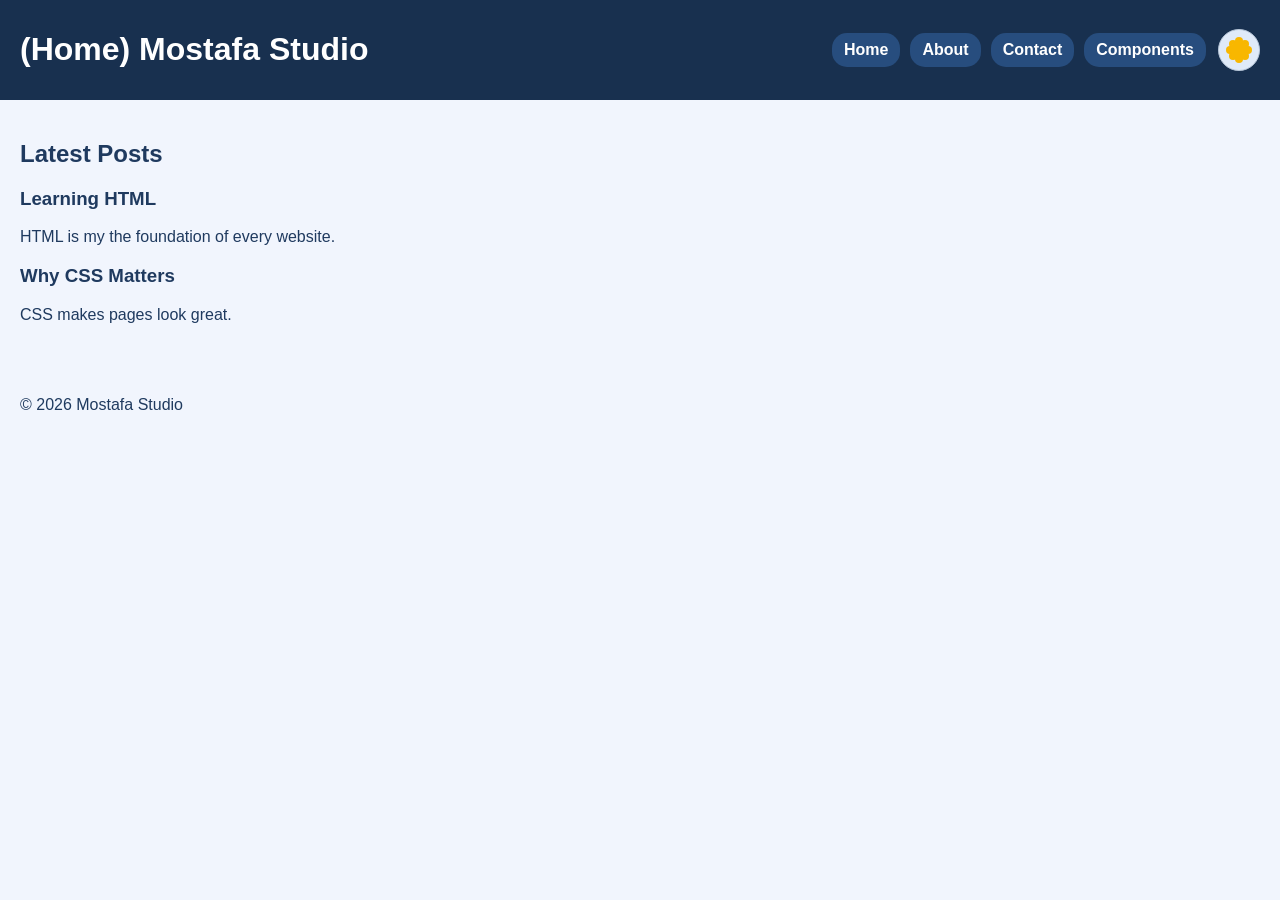
<file: index.html>
<!doctype html>
<html lang="en">
  <head>
    <meta charset="UTF-8" />
    <meta name="viewport" content="width=device-width, initial-scale=1.0" />
    <title>Mostafa Studio</title>
    <link rel="stylesheet" href="style.css" />
  </head>
  <body>
    <input class="theme-toggle-input" type="checkbox" id="theme-toggle" aria-label="Toggle dark mode" />
    <header class="header">
      <h1>(Home) Mostafa Studio</h1>
      <div class="header-controls">
        <nav class="links">
          <a href="index.html">Home</a>
          <a href="about.html">About</a>
          <a href="contact.html">Contact</a>
          <a href="component.html">Components</a>
        </nav>
        <label class="theme-toggle" for="theme-toggle" aria-label="Toggle dark mode">
          <span class="theme-toggle-icon" aria-hidden="true"></span>
        </label>
      </div>
    </header>
    <main>
      <section>
        <h2>Latest Posts</h2>
        <article>
          <h3>Learning HTML</h3>
          <p>HTML is my the foundation of every website.</p>
        </article>

        <article>
          <h3>Why CSS Matters</h3>
          <p>CSS makes pages look great.</p>
        </article>
      </section>
    </main>
    <footer>
      <p>&copy; 2026 Mostafa Studio</p>
    </footer>
  </body>
</html>
</file>
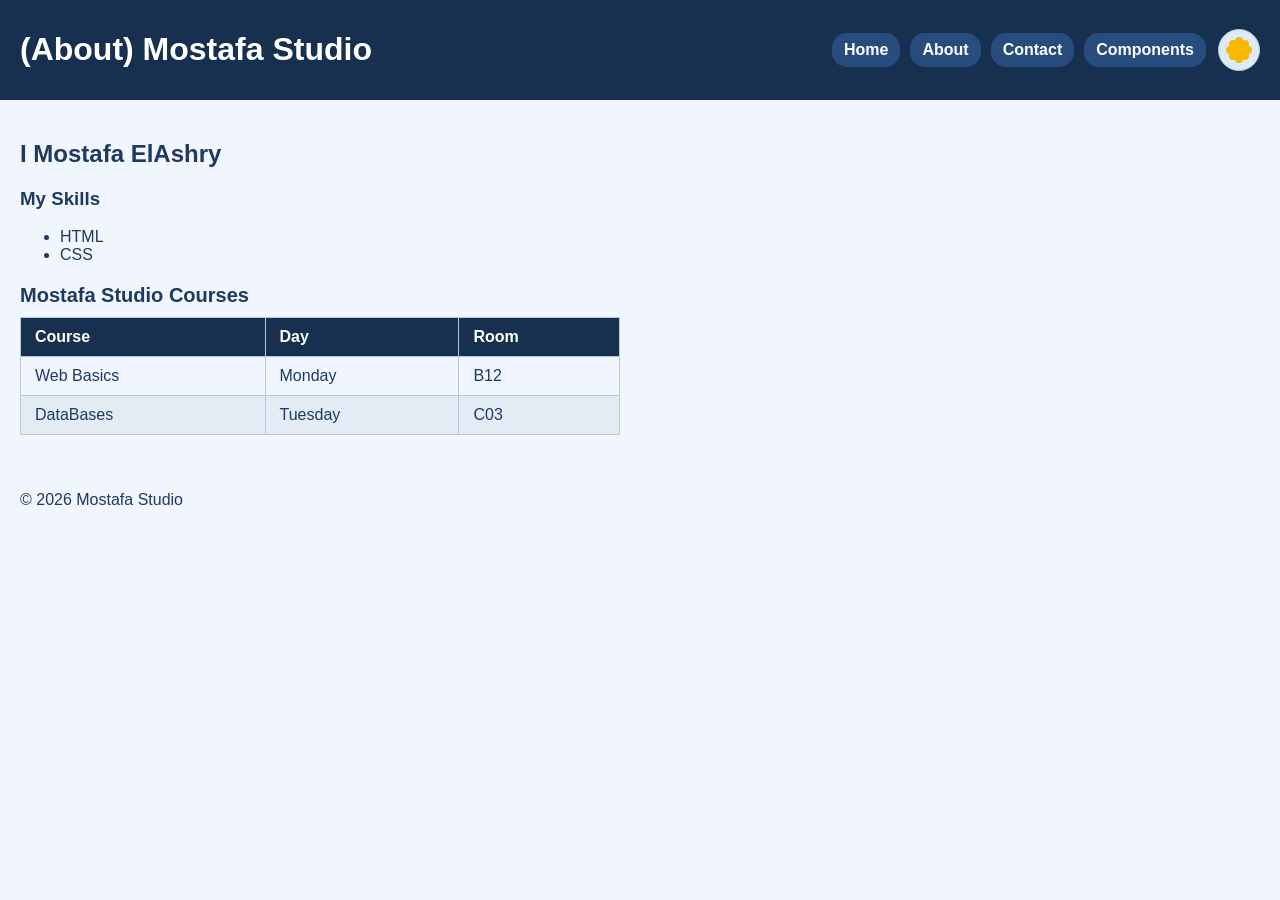
<file: about.html>
<!doctype html>
<html lang="en">
  <head>
    <meta charset="UTF-8" />
    <meta name="viewport" content="width=device-width, initial-scale=1.0" />
    <title>Mostafa Studio</title>
    <link rel="stylesheet" href="style.css"/>
  </head>
  <body>
    <input class="theme-toggle-input" type="checkbox" id="theme-toggle" aria-label="Toggle dark mode" />
    <header class="header">
      <h1>(About) Mostafa Studio</h1>
      <div class="header-controls">
        <nav class="links">
          <a href="index.html">Home</a>
          <a href="about.html">About</a>
          <a href="contact.html">Contact</a>
          <a href="component.html">Components</a>
        </nav>
        <label class="theme-toggle" for="theme-toggle" aria-label="Toggle dark mode">
          <span class="theme-toggle-icon" aria-hidden="true"></span>
        </label>
      </div>
    </header>
    <main>
      <h2>I Mostafa ElAshry</h2>
      <h3>My Skills</h3>
      <ul>
        <li>HTML</li>
        <li>CSS</li>
      </ul>
      <table class="table">
        <caption>Mostafa Studio Courses</caption>
        <thead>
          <tr>
            <th scope="col">Course</th>
            <th scope="col">Day</th>
            <th scope="col">Room</th>
          </tr>
        </thead>
        <tbody>
          <tr>
            <td>Web Basics</td>
            <td>Monday</td>
            <td>B12</td>
          </tr>
          <tr>
            <td>DataBases</td>
            <td>Tuesday</td>
            <td>C03</td>
          </tr>
        </tbody>
      </table>
    </main>
    <footer>
      <p>&copy; 2026 Mostafa Studio</p>
    </footer>
  </body>
</html>
</file>
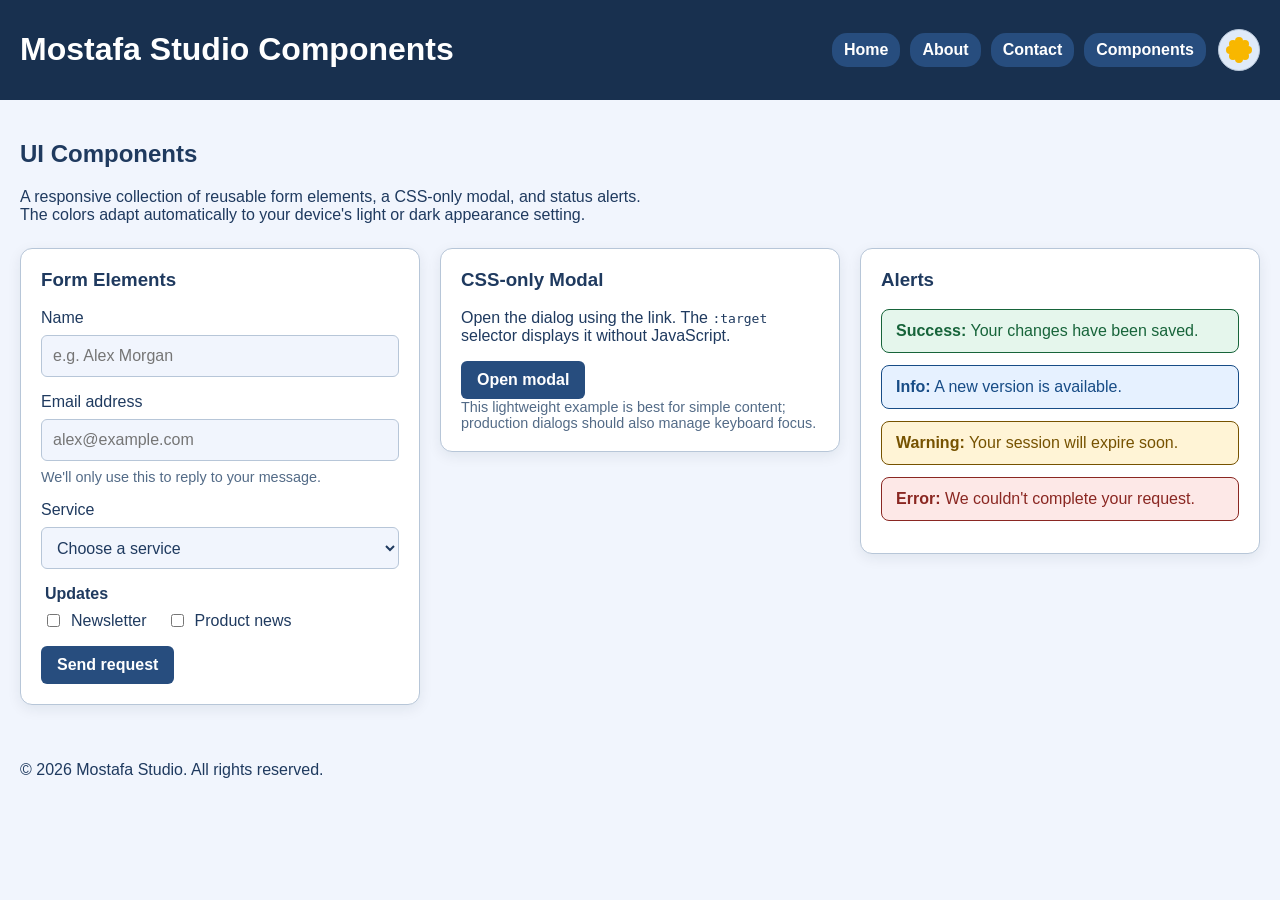
<file: component.html>
<!doctype html>
<html lang="en">
  <head>
    <meta charset="UTF-8" />
    <meta name="viewport" content="width=device-width, initial-scale=1.0" />
    <meta name="color-scheme" content="light dark" />
    <title>Components | Mostafa Studio</title>
    <link rel="stylesheet" href="style.css" />
  </head>
  <body>
    <input class="theme-toggle-input" type="checkbox" id="theme-toggle" aria-label="Toggle dark mode" />
    <header class="header">
      <h1>Mostafa Studio Components</h1>
      <div class="header-controls">
        <nav class="links" aria-label="Main navigation">
          <a href="index.html">Home</a>
          <a href="about.html">About</a>
          <a href="contact.html">Contact</a>
          <a href="component.html" aria-current="page">Components</a>
        </nav>
        <label class="theme-toggle" for="theme-toggle" aria-label="Toggle dark mode">
          <span class="theme-toggle-icon" aria-hidden="true"></span>
        </label>
      </div>
    </header>
    <main id="components">
      <h2>UI Components</h2>
      <p class="component-intro">
        A responsive collection of reusable form elements, a CSS-only modal, and
        status alerts. The colors adapt automatically to your device's light or
        dark appearance setting.
      </p>

      <div class="component-grid">
        <section class="component-card" aria-labelledby="forms-heading">
          <h3 id="forms-heading">Form Elements</h3>
          <form class="form-stack" action="#" method="get">
            <div class="form-field">
              <label for="demo-name">Name</label>
              <input
                id="demo-name"
                name="name"
                type="text"
                placeholder="e.g. Alex Morgan"
                autocomplete="name"
              />
            </div>

            <div class="form-field">
              <label for="demo-email">Email address</label>
              <input
                id="demo-email"
                name="email"
                type="email"
                placeholder="alex@example.com"
                autocomplete="email"
                aria-describedby="email-help"
              />
              <p class="form-help" id="email-help">
                We'll only use this to reply to your message.
              </p>
            </div>

            <div class="form-field">
              <label for="demo-service">Service</label>
              <select id="demo-service" name="service">
                <option value="">Choose a service</option>
                <option value="design">Web design</option>
                <option value="development">Development</option>
                <option value="support">Technical support</option>
              </select>
            </div>

            <fieldset class="choice-group">
              <legend>Updates</legend>
              <label class="choice">
                <input type="checkbox" name="updates" value="newsletter" />
                Newsletter
              </label>
              <label class="choice">
                <input type="checkbox" name="updates" value="product" />
                Product news
              </label>
            </fieldset>

            <button type="submit">Send request</button>
          </form>
        </section>

        <section class="component-card" aria-labelledby="modal-heading">
          <h3 id="modal-heading">CSS-only Modal</h3>
          <p>
            Open the dialog using the link. The <code>:target</code> selector
            displays it without JavaScript.
          </p>
          <a class="button" href="#demo-modal">Open modal</a>
          <p class="form-help">
            This lightweight example is best for simple content; production
            dialogs should also manage keyboard focus.
          </p>
        </section>

        <section class="component-card" aria-labelledby="alerts-heading">
          <h3 id="alerts-heading">Alerts</h3>
          <div class="alert alert-success" role="status">
            <strong>Success:</strong> Your changes have been saved.
          </div>
          <div class="alert alert-info" role="status">
            <strong>Info:</strong> A new version is available.
          </div>
          <div class="alert alert-warning" role="status">
            <strong>Warning:</strong> Your session will expire soon.
          </div>
          <div class="alert alert-error" role="alert">
            <strong>Error:</strong> We couldn't complete your request.
          </div>
        </section>
      </div>

      <div class="modal" id="demo-modal">
        <a class="modal-backdrop" href="#components" aria-label="Close modal"></a>
        <section
          class="modal-panel"
          role="dialog"
          aria-labelledby="modal-title"
          tabindex="-1"
        >
          <a class="button modal-close" href="#components">Close</a>
          <h3 id="modal-title">A CSS-only dialog</h3>
          <p>
            This modal opens and closes with URL fragments and CSS, so it needs
            no JavaScript.
          </p>
        </section>
      </div>
    </main>
    <footer>
      <p>&copy; 2026 Mostafa Studio. All rights reserved.</p>
    </footer>
  </body>
</html>
</file>
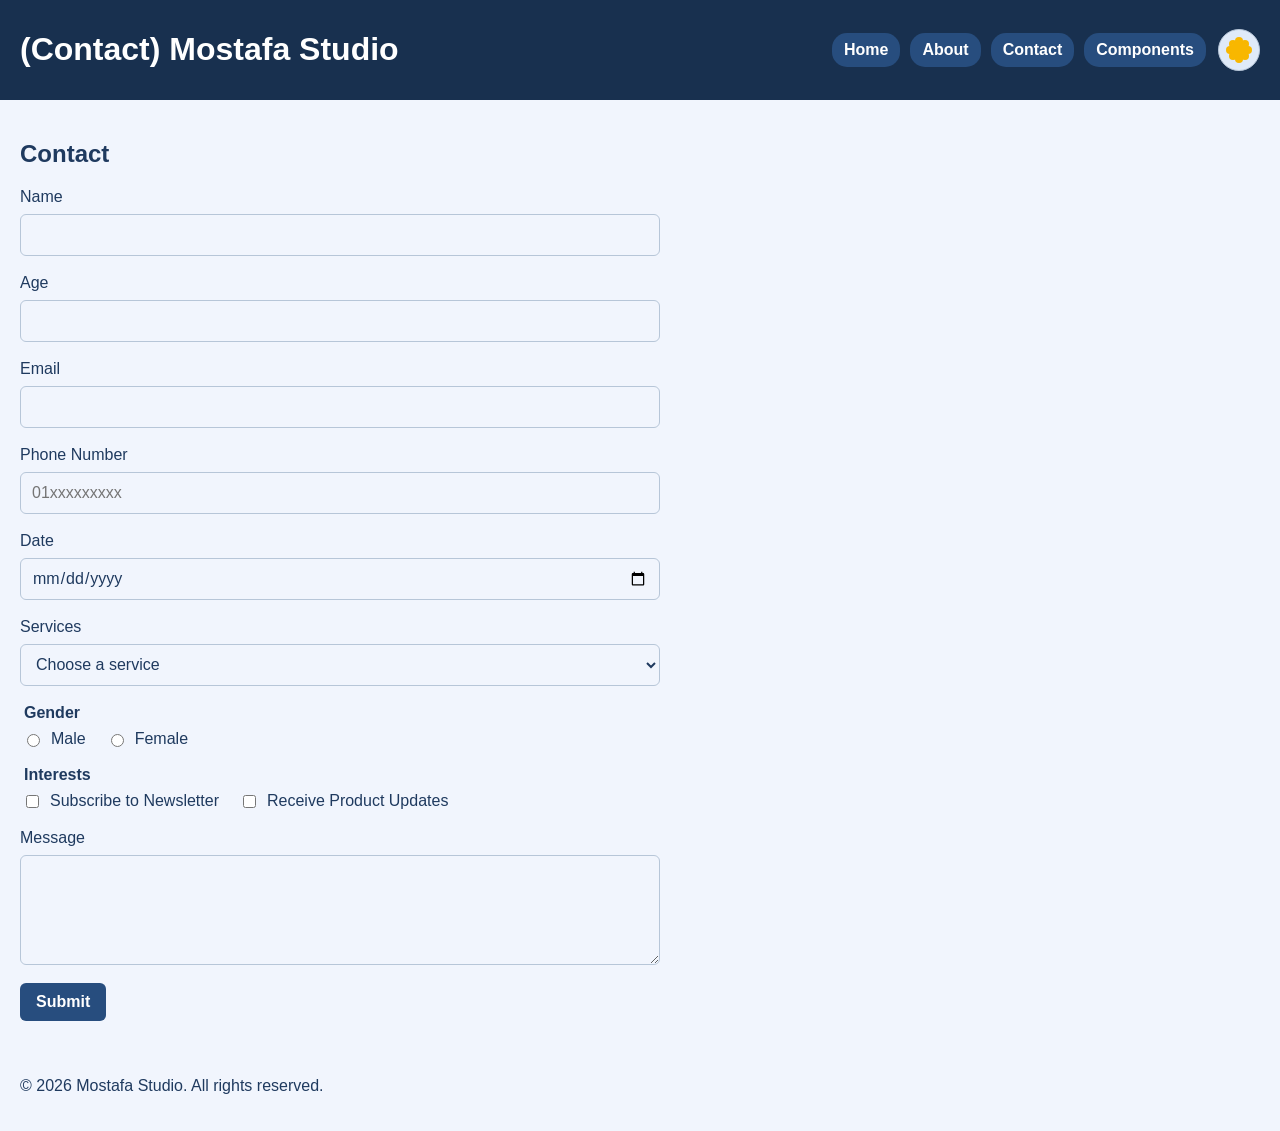
<file: contact.html>
<!DOCTYPE html>
<html lang="en">
<head>
    <meta charset="UTF-8">
    <meta name="viewport" content="width=device-width, initial-scale=1.0">
    <title>Mostafa Studio</title>
    <link rel="stylesheet" href="style.css" />
</head>
<body>
    <input class="theme-toggle-input" type="checkbox" id="theme-toggle" aria-label="Toggle dark mode" />
    <header class="header">
      <h1>(Contact) Mostafa Studio</h1>
      <div class="header-controls">
        <nav class="links">
          <a href="index.html">Home</a>
          <a href="about.html">About</a>
          <a href="contact.html">Contact</a>
          <a href="component.html">Components</a>
        </nav>
        <label class="theme-toggle" for="theme-toggle" aria-label="Toggle dark mode">
          <span class="theme-toggle-icon" aria-hidden="true"></span>
        </label>
      </div>
    </header>
    <main>
        <h2>Contact </h2>
        <form class="contact-form" action="#" method="post">
            <div class="form-field">
                <label for="name">Name</label>
                <input type="text" id="name" name="name" autocomplete="name" required>
            </div>
            <div class="form-field">
                <label for="age">Age</label>
                <input type="number" id="age" name="age" min="10" required>
            </div>
            <div class="form-field">
                <label for="email">Email</label>
                <input type="email" id="email" name="email" autocomplete="email" required>
            </div>
            <div class="form-field">
                <label for="phone">Phone Number</label>
                <input type="tel" id="phone" name="phone" placeholder="01xxxxxxxxx" autocomplete="tel" required>
            </div>
            <div class="form-field">
                <label for="date">Date</label>
                <input type="date" id="date" name="date" required>
            </div>
            <div class="form-field">
                <label for="services">Services</label>
                <select id="services" name="services" required>
                    <option value="">Choose a service</option>
                    <option value="general">General Inquiry</option>
                    <option value="support">Technical Support</option>
                    <option value="feedback">Feedback</option>
                </select>
            </div>
            <fieldset class="choice-group">
                <legend>Gender</legend>
                <label class="choice" for="male">
                    <input type="radio" id="male" name="gender" value="male">
                    Male
                </label>
                <label class="choice" for="female">
                    <input type="radio" id="female" name="gender" value="female">
                    Female
                </label>
            </fieldset>
            <fieldset class="choice-group">
                <legend>Interests</legend>
                <label class="choice" for="news">
                    <input type="checkbox" id="news" name="interests" value="newsletter">
                    Subscribe to Newsletter
                </label>
                <label class="choice" for="updates">
                    <input type="checkbox" id="updates" name="interests" value="updates">
                    Receive Product Updates
                </label>
            </fieldset>
            <div class="form-field">
                <label for="message">Message</label>
                <textarea id="message" name="message" rows="4" required></textarea>
            </div>
            <button type="submit">Submit</button>
        </form>
    </main>
    <footer>
        <p>&copy; 2026 Mostafa Studio. All rights reserved.</p>
    </footer>
</body>
</html>
</file>
<file: style.css>
:root {
    color-scheme: light;
    --page-bg: #f1f5fd;
    --surface: #ffffff;
    --surface-muted: #e3ebf5;
    --text: #1f3a5f;
    --muted: #536b87;
    --border: #b7c6d8;
    --brand: #18304f;
    --brand-hover: #152b47;
    --link-bg: #274d7e;
    --focus: #4388df;
    --success-bg: #e5f6ec;
    --success-text: #17643a;
    --warning-bg: #fff4d6;
    --warning-text: #765200;
    --error-bg: #fde8e7;
    --error-text: #8a2722;
    --info-bg: #e6f1ff;
    --info-text: #174c86;
    --toggle-bg: #dfeaf9;
    --toggle-text: #18304f;
    font-family: Arial, sans-serif;
}

body:has(.theme-toggle-input:checked) {
    color-scheme: dark;
    --page-bg: #111a27;
    --surface: #1b293a;
    --surface-muted: #26384d;
    --text: #e4edf8;
    --muted: #adbed2;
    --border: #435872;
    --brand: #101b29;
    --brand-hover: #263b54;
    --link-bg: #304c6e;
    --focus: #8abaff;
    --success-bg: #173c2a;
    --success-text: #a7e7bd;
    --warning-bg: #493b18;
    --warning-text: #ffe08a;
    --error-bg: #4b2524;
    --error-text: #ffb3ad;
    --info-bg: #1b3554;
    --info-text: #b4d4ff;
    --toggle-bg: #26384d;
    --toggle-text: #e4edf8;
}

* {
    box-sizing: border-box;
}

body {
    background-color: var(--page-bg);
    color: var(--text);
    margin: 0;
    min-width: 320px;
    transition: background-color 0.2s ease, color 0.2s ease;
}

.header {
    color: #ffffff;
    background-color: var(--brand);
    display: flex;
    justify-content: space-between;
    align-items: center;
    gap: 16px;
    padding: 10px 20px;
}

.header-controls {
    display: flex;
    justify-content: center;
    align-items: center;
    gap: 12px;
    flex-wrap: wrap;
}

.theme-toggle {
    display: inline-flex;
    align-items: center;
    justify-content: center;
    border: 1px solid var(--border);
    background: var(--toggle-bg);
    color: var(--toggle-text);
    border-radius: 999px;
    width: 42px;
    height: 42px;
    cursor: pointer;
    transition: background-color 0.2s ease, color 0.2s ease;
}

.theme-toggle-input {
    position: absolute;
    opacity: 0;
    pointer-events: none;
}

.theme-toggle-icon {
    position: relative;
    width: 18px;
    height: 18px;
    display: inline-block;
    border-radius: 50%;
    background: currentColor;
    transition: all 0.2s ease;
}

.theme-toggle-icon::before,
.theme-toggle-icon::after {
    content: "";
    position: absolute;
    inset: 0;
    border-radius: 50%;
}

body:not(:has(.theme-toggle-input:checked)) .theme-toggle-icon {
    background: #f8b700;
    box-shadow:
        0 -9px 0 -5px #f8b700,
        0 9px 0 -5px #f8b700,
        -9px 0 0 -5px #f8b700,
        9px 0 0 -5px #f8b700,
        -6px -6px 0 -5px #f8b700,
        6px -6px 0 -5px #f8b700,
        -6px 6px 0 -5px #f8b700,
        6px 6px 0 -5px #f8b700;
}

body:has(.theme-toggle-input:checked) .theme-toggle-icon {
    background: currentColor;
    box-shadow: none;
    transform: rotate(-20deg);
}

body:has(.theme-toggle-input:checked) .theme-toggle-icon::before {
    inset: 3px 3px 3px 8px;
    background: var(--toggle-bg);
}

body:has(.theme-toggle-input:checked) .theme-toggle-icon::after {
    inset: 0;
    background: transparent;
    box-shadow: -6px 0 0 1px var(--toggle-bg);
    transform: translateX(3px);
}

.links {
    display: flex;
    flex-wrap: wrap;
    gap: 10px;
}

.links a {
    background-color: var(--link-bg);
    color: #fff;
    text-decoration: none;
    font-weight: bold;
    border-radius: 15px;
    padding: 8px 12px;
}

.links a:hover {
    background-color: var(--brand-hover);
}

h1 {
    color: #ffffff;
    text-align: center;
}

main,
footer {
    padding: 20px;
}

a {
    color: var(--link-bg);
}

a:focus-visible,
button:focus-visible,
input:focus-visible,
select:focus-visible,
textarea:focus-visible {
    outline: 3px solid var(--focus);
    outline-offset: 2px;
}

.table {
    border-collapse: collapse;
    margin-top: 20px;
    width: 100%;
    max-width: 600px;
    text-align: left;
}

.table caption {
    font-size: 1.25rem;
    font-weight: bold;
    margin-bottom: 10px;
    text-align: left;
}

.table th,
.table td {
    border: 1px solid var(--border);
    padding: 10px 14px;
}

.table th {
    background-color: var(--brand);
    color: #ffffff;
}

.table tbody tr:nth-child(even) {
    background-color: var(--surface-muted);
}

.component-intro {
    max-width: 70ch;
    margin-bottom: 24px;
}

.component-grid {
    display: grid;
    grid-template-columns: minmax(0, 1fr);
    gap: 20px;
    align-items: start;
}

.component-card {
    min-width: 0;
    padding: 20px;
    border: 1px solid var(--border);
    border-radius: 12px;
    background: var(--surface);
    box-shadow: 0 4px 14px rgb(17 35 57 / 8%);
}

.component-card h3 {
    margin-top: 0;
}

.form-stack,
.form-field {
    display: grid;
    gap: 8px;
}

.form-stack {
    gap: 16px;
}

.form-field input,
.form-field select,
.form-field textarea,
.contact-form input:not([type="radio"]):not([type="checkbox"]),
.contact-form select,
.contact-form textarea {
    width: 100%;
    min-height: 42px;
    padding: 9px 11px;
    border: 1px solid var(--border);
    border-radius: 6px;
    background: var(--page-bg);
    color: var(--text);
    font: inherit;
}

.form-field textarea,
.contact-form textarea {
    min-height: 110px;
    resize: vertical;
}

.form-help {
    margin: 0;
    color: var(--muted);
    font-size: 0.9rem;
}

.choice-group {
    display: flex;
    flex-wrap: wrap;
    gap: 12px 20px;
    padding: 0;
    border: 0;
}

.choice-group legend {
    margin-bottom: 8px;
    font-weight: 700;
}

.choice {
    display: inline-flex;
    align-items: center;
    gap: 8px;
}

button,
.button {
    display: inline-block;
    width: fit-content;
    padding: 10px 16px;
    border: 0;
    border-radius: 6px;
    background: var(--link-bg);
    color: #fff;
    font: inherit;
    font-weight: 700;
    text-decoration: none;
    cursor: pointer;
}

.theme-toggle:hover,
button:hover,
.button:hover {
    filter: brightness(1.05);
}

button:hover,
.button:hover {
    background: var(--brand-hover);
}

.alert {
    margin: 12px 0;
    padding: 12px 14px;
    border: 1px solid currentColor;
    border-radius: 8px;
}

.alert-success {
    background: var(--success-bg);
    color: var(--success-text);
}

.alert-warning {
    background: var(--warning-bg);
    color: var(--warning-text);
}

.alert-error {
    background: var(--error-bg);
    color: var(--error-text);
}

.alert-info {
    background: var(--info-bg);
    color: var(--info-text);
}

.modal {
    display: none;
    position: fixed;
    z-index: 10;
    inset: 0;
    align-items: center;
    justify-items: center;
    padding: 20px;
}

.modal:target {
    display: grid;
}

.modal-backdrop {
    position: absolute;
    inset: 0;
    background: rgb(0 0 0 / 65%);
}

.modal-panel {
    position: relative;
    z-index: 1;
    width: min(100%, 480px);
    padding: 24px;
    border: 1px solid var(--border);
    border-radius: 12px;
    background: var(--surface);
    box-shadow: 0 16px 48px rgb(0 0 0 / 30%);
}

.modal-panel h3 {
    margin-top: 0;
}

.modal-close {
    position: absolute;
    top: 12px;
    right: 12px;
    padding: 6px 10px;
}

.contact-form {
    display: grid;
    gap: 18px;
    max-width: 640px;
}

@media (min-width: 640px) {
    .component-grid {
        grid-template-columns: repeat(2, minmax(0, 1fr));
    }
}

@media (min-width: 960px) {
    .component-grid {
        grid-template-columns: repeat(3, minmax(0, 1fr));
    }
}

@media (max-width: 640px) {
    .header {
        flex-direction: column;
    }

    .links {
        justify-content: center;
    }
}
</file>
